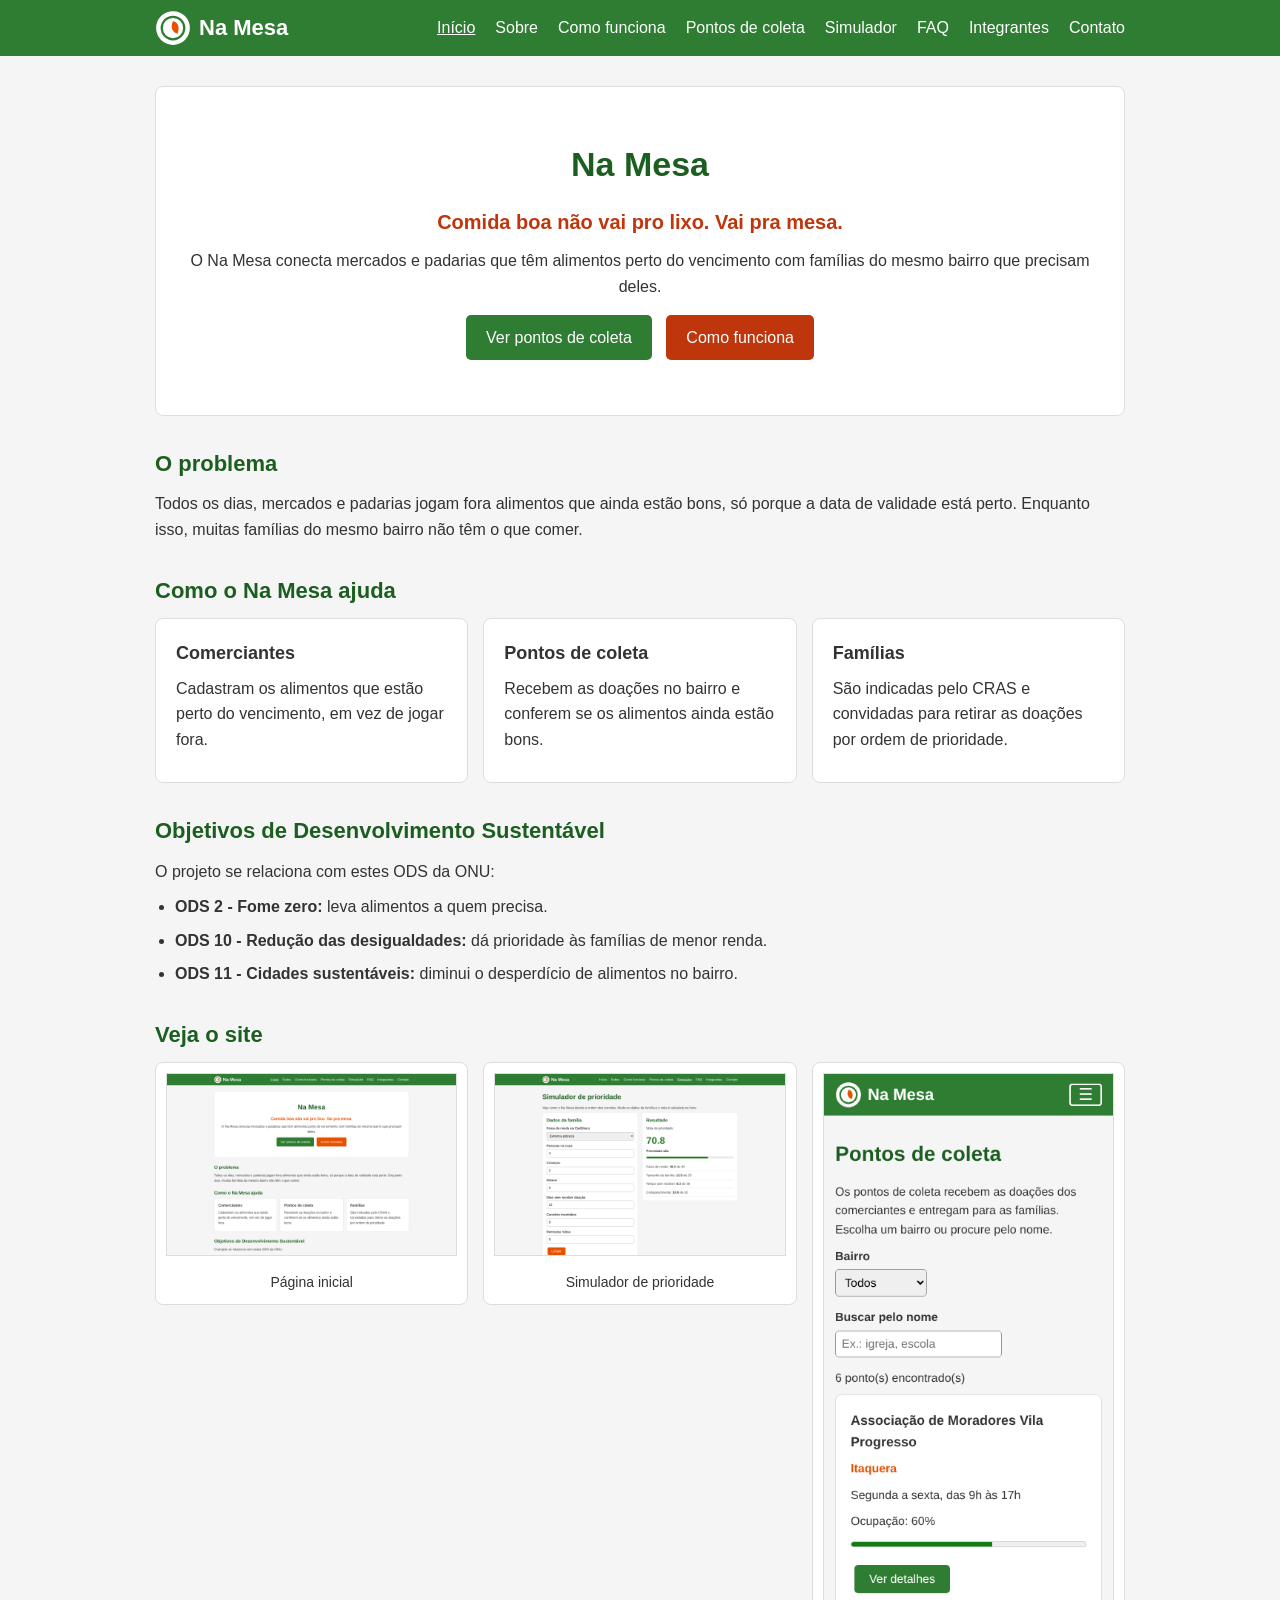
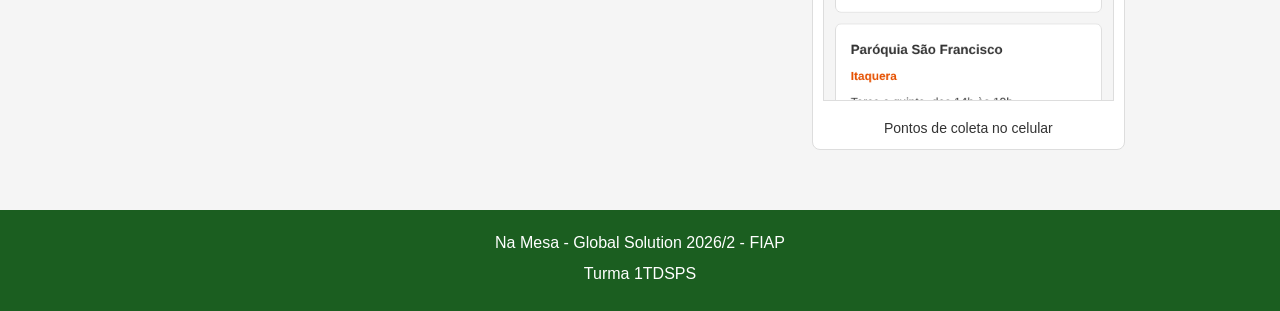
<file: index.html>
<!DOCTYPE html>
<html lang="pt-BR">
<head>
    <meta charset="UTF-8">
    <meta name="viewport" content="width=device-width, initial-scale=1.0">
    <title>Na Mesa - Início</title>
    <link rel="icon" href="assets/icons/logo.svg">
    <link rel="stylesheet" href="css/style.css">
</head>
<body>
    <header class="cabecalho">
        <div class="container cabecalho-conteudo">
            <a href="index.html" class="logo">
                <img src="assets/icons/logo.svg" alt="Logo do Na Mesa">
                Na Mesa
            </a>
            <button class="botao-menu" id="botao-menu" aria-label="Abrir menu" aria-expanded="false">☰</button>
            <nav class="menu" id="menu">
                <ul>
                    <li><a href="index.html" class="ativo">Início</a></li>
                    <li><a href="sobre.html">Sobre</a></li>
                    <li><a href="como-funciona.html">Como funciona</a></li>
                    <li><a href="pontos.html">Pontos de coleta</a></li>
                    <li><a href="simulador.html">Simulador</a></li>
                    <li><a href="faq.html">FAQ</a></li>
                    <li><a href="integrantes.html">Integrantes</a></li>
                    <li><a href="contato.html">Contato</a></li>
                </ul>
            </nav>
        </div>
    </header>

    <main class="container">
        <section class="banner">
            <h1>Na Mesa</h1>
            <p class="frase">Comida boa não vai pro lixo. Vai pra mesa.</p>
            <p>O Na Mesa conecta mercados e padarias que têm alimentos perto do vencimento com famílias do mesmo bairro que precisam deles.</p>
            <a href="pontos.html" class="botao">Ver pontos de coleta</a>
            <a href="como-funciona.html" class="botao botao-secundario">Como funciona</a>
        </section>

        <section>
            <h2>O problema</h2>
            <p>Todos os dias, mercados e padarias jogam fora alimentos que ainda estão bons, só porque a data de validade está perto. Enquanto isso, muitas famílias do mesmo bairro não têm o que comer.</p>
        </section>

        <section>
            <h2>Como o Na Mesa ajuda</h2>
            <div class="cards">
                <article class="card">
                    <h3>Comerciantes</h3>
                    <p>Cadastram os alimentos que estão perto do vencimento, em vez de jogar fora.</p>
                </article>
                <article class="card">
                    <h3>Pontos de coleta</h3>
                    <p>Recebem as doações no bairro e conferem se os alimentos ainda estão bons.</p>
                </article>
                <article class="card">
                    <h3>Famílias</h3>
                    <p>São indicadas pelo CRAS e convidadas para retirar as doações por ordem de prioridade.</p>
                </article>
            </div>
        </section>

        <section>
            <h2>Objetivos de Desenvolvimento Sustentável</h2>
            <p>O projeto se relaciona com estes ODS da ONU:</p>
            <ul class="lista">
                <li><strong>ODS 2 - Fome zero:</strong> leva alimentos a quem precisa.</li>
                <li><strong>ODS 10 - Redução das desigualdades:</strong> dá prioridade às famílias de menor renda.</li>
                <li><strong>ODS 11 - Cidades sustentáveis:</strong> diminui o desperdício de alimentos no bairro.</li>
            </ul>
        </section>

        <section>
            <h2>Veja o site</h2>
            <div class="prints">
                <figure class="print">
                    <img src="assets/images/prints/inicio.png" alt="Página inicial do Na Mesa no computador, com o título, a frase do projeto e os botões Ver pontos de coleta e Como funciona">
                    <figcaption>Página inicial</figcaption>
                </figure>
                <figure class="print">
                    <img src="assets/images/prints/simulador.png" alt="Simulador de prioridade do Na Mesa com o formulário de dados da família e a nota calculada">
                    <figcaption>Simulador de prioridade</figcaption>
                </figure>
                <figure class="print">
                    <img src="assets/images/prints/pontos-celular.png" alt="Lista de pontos de coleta do Na Mesa vista no celular, com filtro por bairro e busca">
                    <figcaption>Pontos de coleta no celular</figcaption>
                </figure>
            </div>
        </section>
    </main>

    <footer class="rodape">
        <p>Na Mesa - Global Solution 2026/2 - FIAP</p>
        <p>Turma 1TDSPS</p>
    </footer>

    <script src="js/script.js"></script>
</body>
</html>
</file>
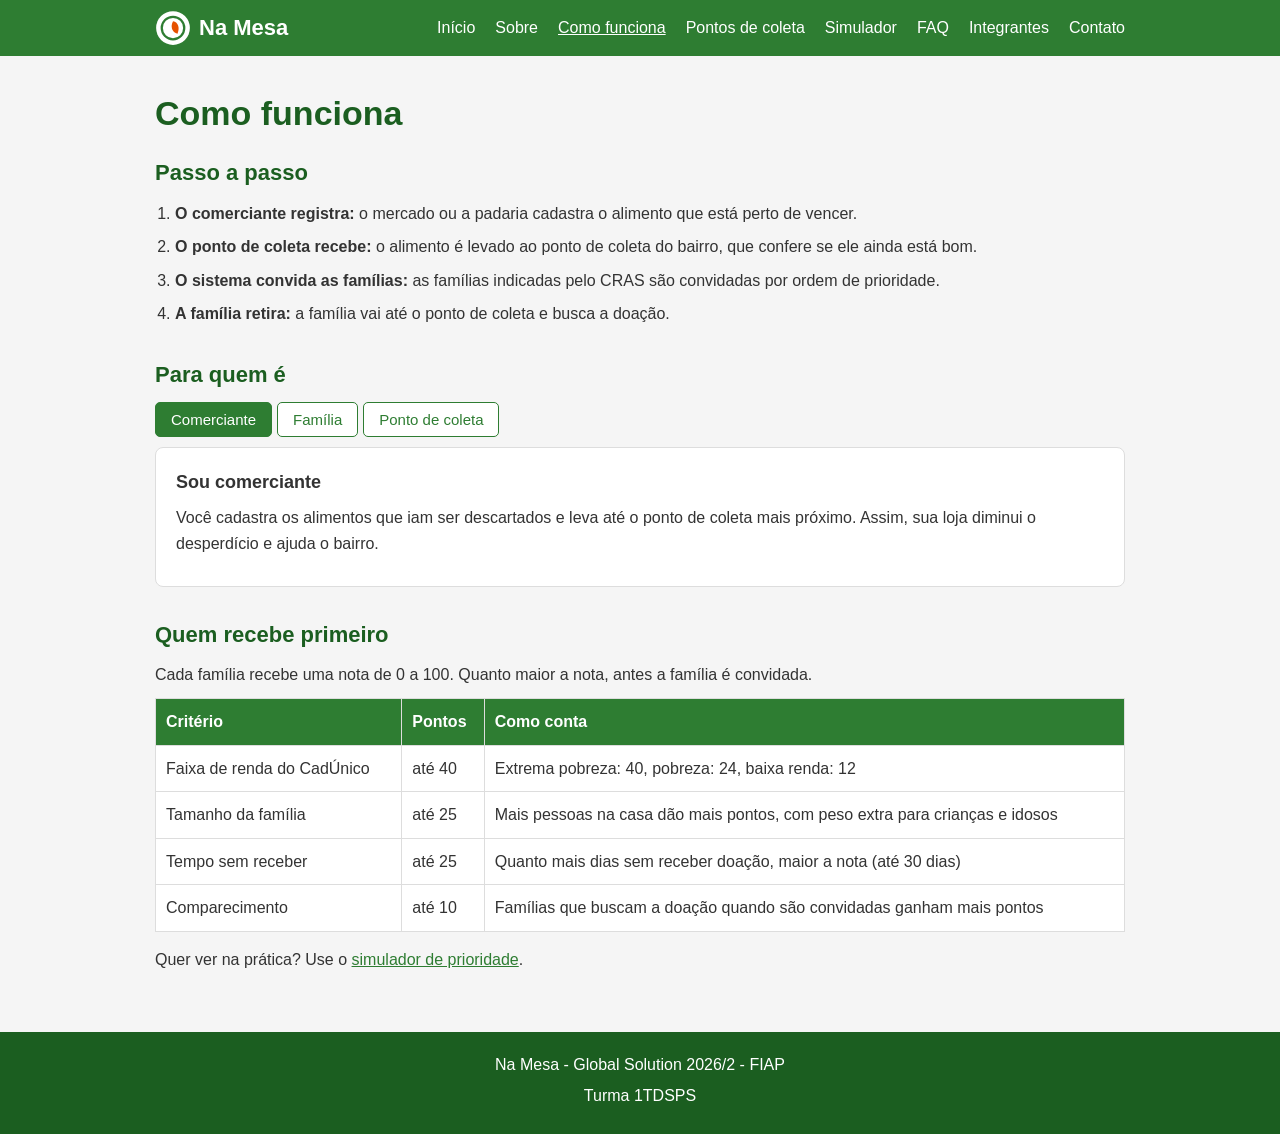
<file: como-funciona.html>
<!DOCTYPE html>
<html lang="pt-BR">
<head>
    <meta charset="UTF-8">
    <meta name="viewport" content="width=device-width, initial-scale=1.0">
    <title>Na Mesa - Como funciona</title>
    <link rel="icon" href="assets/icons/logo.svg">
    <link rel="stylesheet" href="css/style.css">
</head>
<body>
    <header class="cabecalho">
        <div class="container cabecalho-conteudo">
            <a href="index.html" class="logo">
                <img src="assets/icons/logo.svg" alt="Logo do Na Mesa">
                Na Mesa
            </a>
            <button class="botao-menu" id="botao-menu" aria-label="Abrir menu" aria-expanded="false">☰</button>
            <nav class="menu" id="menu">
                <ul>
                    <li><a href="index.html">Início</a></li>
                    <li><a href="sobre.html">Sobre</a></li>
                    <li><a href="como-funciona.html" class="ativo">Como funciona</a></li>
                    <li><a href="pontos.html">Pontos de coleta</a></li>
                    <li><a href="simulador.html">Simulador</a></li>
                    <li><a href="faq.html">FAQ</a></li>
                    <li><a href="integrantes.html">Integrantes</a></li>
                    <li><a href="contato.html">Contato</a></li>
                </ul>
            </nav>
        </div>
    </header>

    <main class="container">
        <h1>Como funciona</h1>

        <section>
            <h2>Passo a passo</h2>
            <ol class="lista">
                <li><strong>O comerciante registra:</strong> o mercado ou a padaria cadastra o alimento que está perto de vencer.</li>
                <li><strong>O ponto de coleta recebe:</strong> o alimento é levado ao ponto de coleta do bairro, que confere se ele ainda está bom.</li>
                <li><strong>O sistema convida as famílias:</strong> as famílias indicadas pelo CRAS são convidadas por ordem de prioridade.</li>
                <li><strong>A família retira:</strong> a família vai até o ponto de coleta e busca a doação.</li>
            </ol>
        </section>

        <section>
            <h2>Para quem é</h2>
            <div class="abas">
                <button class="botao-aba ativa" data-aba="comerciante">Comerciante</button>
                <button class="botao-aba" data-aba="familia">Família</button>
                <button class="botao-aba" data-aba="ponto">Ponto de coleta</button>
            </div>

            <div class="painel card visivel" id="comerciante">
                <h3>Sou comerciante</h3>
                <p>Você cadastra os alimentos que iam ser descartados e leva até o ponto de coleta mais próximo. Assim, sua loja diminui o desperdício e ajuda o bairro.</p>
            </div>

            <div class="painel card" id="familia">
                <h3>Sou de uma família</h3>
                <p>Se a sua família está no CadÚnico, procure o CRAS do seu bairro. Depois da indicação, você recebe um convite pelo Telegram com o local e o horário para retirar a doação.</p>
            </div>

            <div class="painel card" id="ponto">
                <h3>Sou um ponto de coleta</h3>
                <p>Igrejas, escolas, associações e ONGs podem ser pontos de coleta. O ponto recebe as doações, confere os alimentos e entrega para as famílias convidadas.</p>
            </div>
        </section>

        <section>
            <h2>Quem recebe primeiro</h2>
            <p>Cada família recebe uma nota de 0 a 100. Quanto maior a nota, antes a família é convidada.</p>
            <div class="tabela-container">
                <table>
                    <thead>
                        <tr>
                            <th>Critério</th>
                            <th>Pontos</th>
                            <th>Como conta</th>
                        </tr>
                    </thead>
                    <tbody>
                        <tr>
                            <td>Faixa de renda do CadÚnico</td>
                            <td>até 40</td>
                            <td>Extrema pobreza: 40, pobreza: 24, baixa renda: 12</td>
                        </tr>
                        <tr>
                            <td>Tamanho da família</td>
                            <td>até 25</td>
                            <td>Mais pessoas na casa dão mais pontos, com peso extra para crianças e idosos</td>
                        </tr>
                        <tr>
                            <td>Tempo sem receber</td>
                            <td>até 25</td>
                            <td>Quanto mais dias sem receber doação, maior a nota (até 30 dias)</td>
                        </tr>
                        <tr>
                            <td>Comparecimento</td>
                            <td>até 10</td>
                            <td>Famílias que buscam a doação quando são convidadas ganham mais pontos</td>
                        </tr>
                    </tbody>
                </table>
            </div>
            <p class="dica">Quer ver na prática? Use o <a href="simulador.html">simulador de prioridade</a>.</p>
        </section>
    </main>

    <footer class="rodape">
        <p>Na Mesa - Global Solution 2026/2 - FIAP</p>
        <p>Turma 1TDSPS</p>
    </footer>

    <script src="js/script.js"></script>
</body>
</html>
</file>
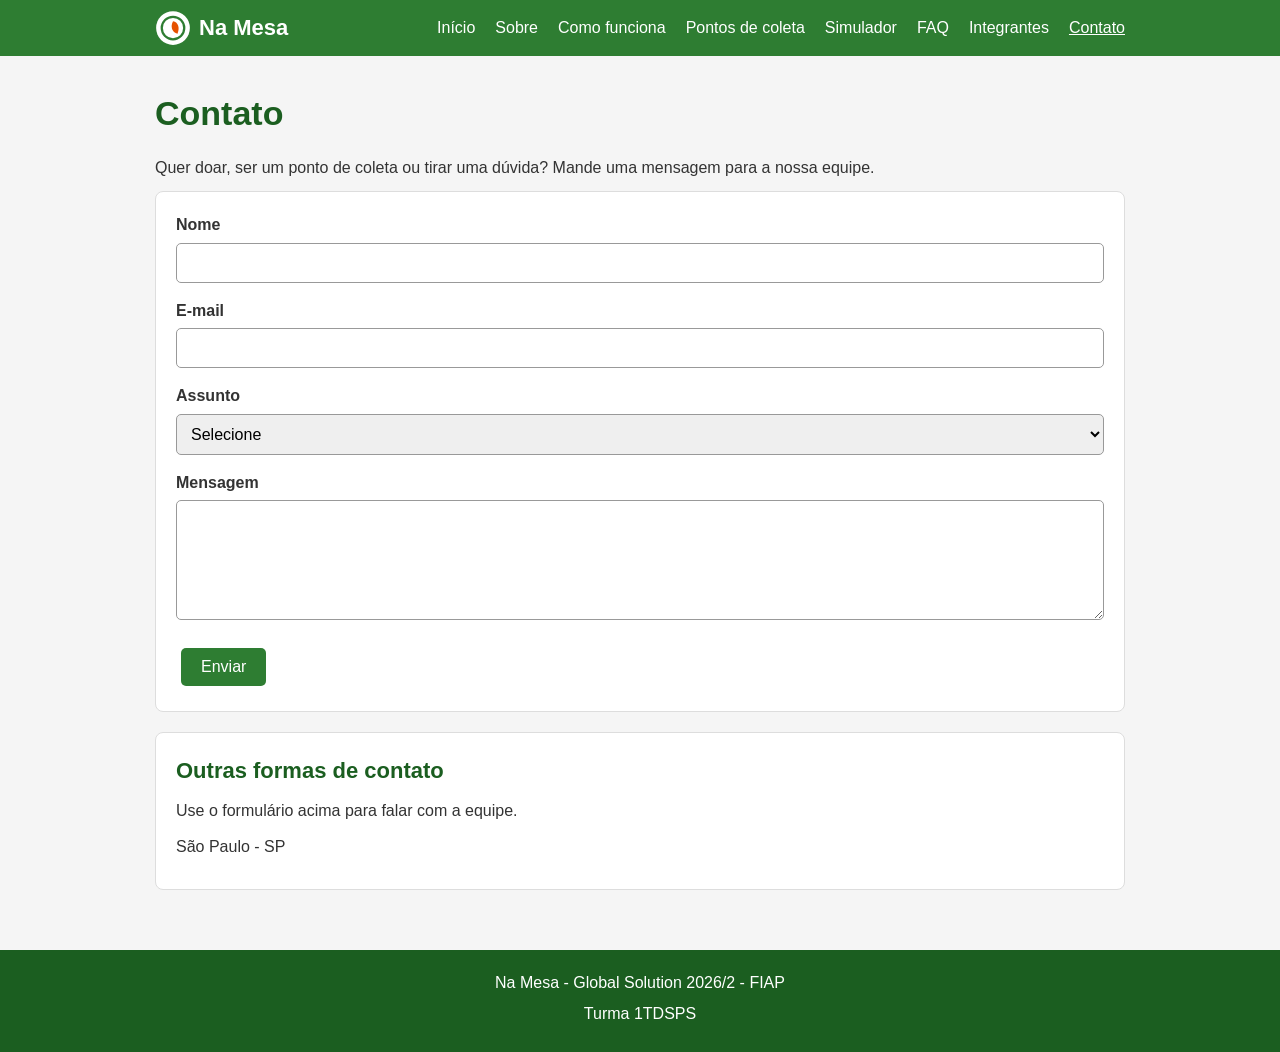
<file: contato.html>
<!DOCTYPE html>
<html lang="pt-BR">
<head>
    <meta charset="UTF-8">
    <meta name="viewport" content="width=device-width, initial-scale=1.0">
    <title>Na Mesa - Contato</title>
    <link rel="icon" href="assets/icons/logo.svg">
    <link rel="stylesheet" href="css/style.css">
</head>
<body>
    <header class="cabecalho">
        <div class="container cabecalho-conteudo">
            <a href="index.html" class="logo">
                <img src="assets/icons/logo.svg" alt="Logo do Na Mesa">
                Na Mesa
            </a>
            <button class="botao-menu" id="botao-menu" aria-label="Abrir menu" aria-expanded="false">☰</button>
            <nav class="menu" id="menu">
                <ul>
                    <li><a href="index.html">Início</a></li>
                    <li><a href="sobre.html">Sobre</a></li>
                    <li><a href="como-funciona.html">Como funciona</a></li>
                    <li><a href="pontos.html">Pontos de coleta</a></li>
                    <li><a href="simulador.html">Simulador</a></li>
                    <li><a href="faq.html">FAQ</a></li>
                    <li><a href="integrantes.html">Integrantes</a></li>
                    <li><a href="contato.html" class="ativo">Contato</a></li>
                </ul>
            </nav>
        </div>
    </header>

    <main class="container">
        <h1>Contato</h1>
        <p>Quer doar, ser um ponto de coleta ou tirar uma dúvida? Mande uma mensagem para a nossa equipe.</p>

        <form id="form-contato" class="formulario" novalidate>
            <div class="campo">
                <label for="nome">Nome</label>
                <input type="text" id="nome" name="nome">
                <span class="erro" id="erro-nome"></span>
            </div>

            <div class="campo">
                <label for="email">E-mail</label>
                <input type="email" id="email" name="email">
                <span class="erro" id="erro-email"></span>
            </div>

            <div class="campo">
                <label for="assunto">Assunto</label>
                <select id="assunto" name="assunto">
                    <option value="">Selecione</option>
                    <option value="doar">Quero doar alimentos</option>
                    <option value="ponto">Quero ser um ponto de coleta</option>
                    <option value="duvida">Tenho uma dúvida</option>
                </select>
                <span class="erro" id="erro-assunto"></span>
            </div>

            <div class="campo">
                <label for="mensagem">Mensagem</label>
                <textarea id="mensagem" name="mensagem"></textarea>
                <span class="erro" id="erro-mensagem"></span>
            </div>

            <button type="submit" class="botao">Enviar</button>
            <p class="sucesso" id="mensagem-sucesso"></p>
        </form>

        <section class="card outras-formas">
            <h2>Outras formas de contato</h2>
            <p>Use o formulário acima para falar com a equipe.</p>
            <p>São Paulo - SP</p>
        </section>
    </main>

    <footer class="rodape">
        <p>Na Mesa - Global Solution 2026/2 - FIAP</p>
        <p>Turma 1TDSPS</p>
    </footer>

    <script src="js/script.js"></script>
</body>
</html>
</file>
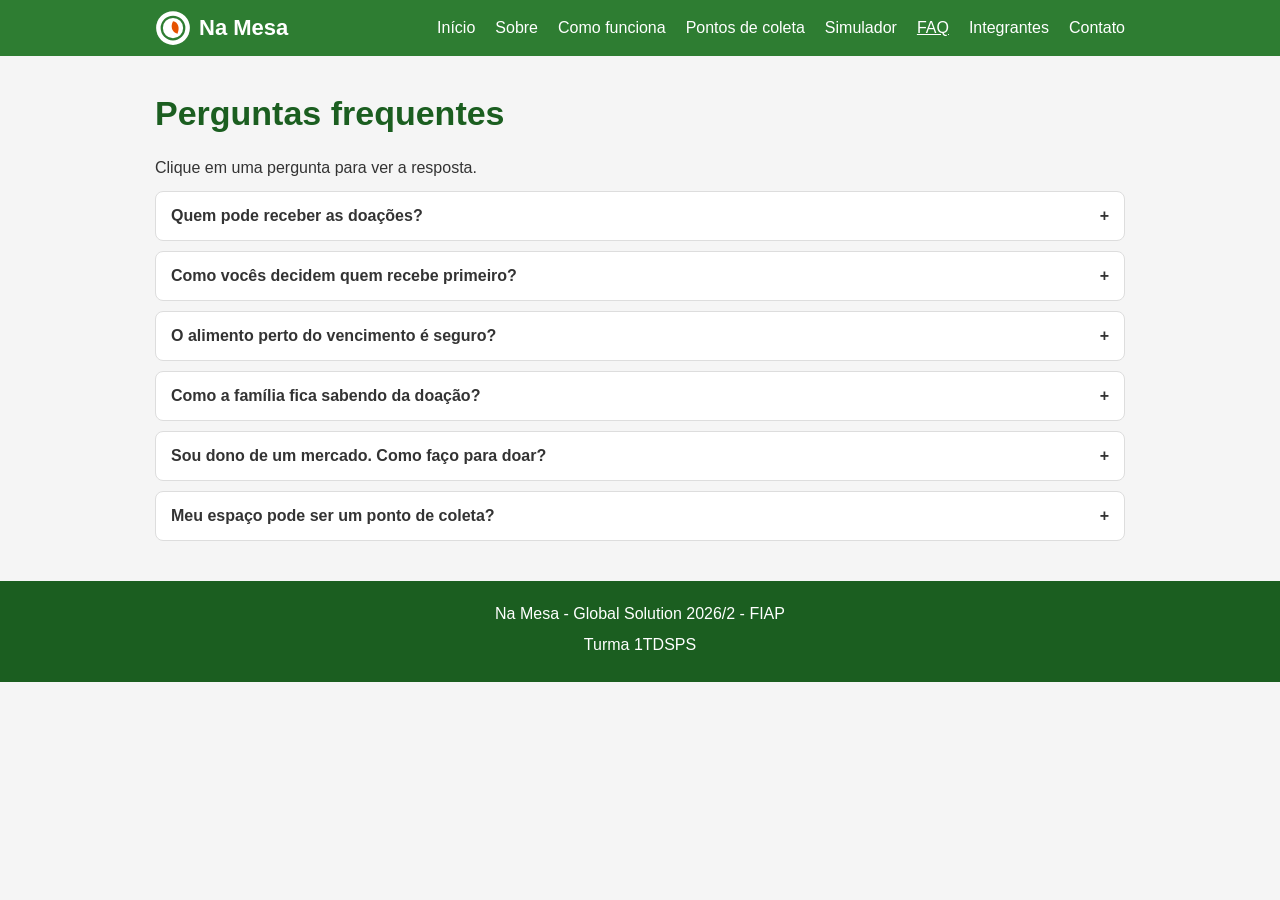
<file: faq.html>
<!DOCTYPE html>
<html lang="pt-BR">
<head>
    <meta charset="UTF-8">
    <meta name="viewport" content="width=device-width, initial-scale=1.0">
    <title>Na Mesa - FAQ</title>
    <link rel="icon" href="assets/icons/logo.svg">
    <link rel="stylesheet" href="css/style.css">
</head>
<body>
    <header class="cabecalho">
        <div class="container cabecalho-conteudo">
            <a href="index.html" class="logo">
                <img src="assets/icons/logo.svg" alt="Logo do Na Mesa">
                Na Mesa
            </a>
            <button class="botao-menu" id="botao-menu" aria-label="Abrir menu" aria-expanded="false">☰</button>
            <nav class="menu" id="menu">
                <ul>
                    <li><a href="index.html">Início</a></li>
                    <li><a href="sobre.html">Sobre</a></li>
                    <li><a href="como-funciona.html">Como funciona</a></li>
                    <li><a href="pontos.html">Pontos de coleta</a></li>
                    <li><a href="simulador.html">Simulador</a></li>
                    <li><a href="faq.html" class="ativo">FAQ</a></li>
                    <li><a href="integrantes.html">Integrantes</a></li>
                    <li><a href="contato.html">Contato</a></li>
                </ul>
            </nav>
        </div>
    </header>

    <main class="container">
        <h1>Perguntas frequentes</h1>
        <p>Clique em uma pergunta para ver a resposta.</p>

        <div class="faq-item">
            <button class="pergunta">Quem pode receber as doações?</button>
            <div class="resposta">
                <p>Famílias inscritas no CadÚnico e indicadas pelo CRAS do bairro. A família não precisa se cadastrar sozinha.</p>
            </div>
        </div>

        <div class="faq-item">
            <button class="pergunta">Como vocês decidem quem recebe primeiro?</button>
            <div class="resposta">
                <p>Cada família recebe uma nota de prioridade, que leva em conta a renda, o tamanho da família, o tempo sem receber e o comparecimento. Você pode testar no <a href="simulador.html">simulador</a>.</p>
            </div>
        </div>

        <div class="faq-item">
            <button class="pergunta">O alimento perto do vencimento é seguro?</button>
            <div class="resposta">
                <p>Sim. O ponto de coleta confere cada alimento antes de entregar, e só são entregues alimentos que ainda estão dentro do prazo seguro.</p>
            </div>
        </div>

        <div class="faq-item">
            <button class="pergunta">Como a família fica sabendo da doação?</button>
            <div class="resposta">
                <p>A família recebe um convite pelo Telegram com o endereço do ponto de coleta e o horário da retirada.</p>
            </div>
        </div>

        <div class="faq-item">
            <button class="pergunta">Sou dono de um mercado. Como faço para doar?</button>
            <div class="resposta">
                <p>Entre em contato pela página de <a href="contato.html">Contato</a>. Depois do cadastro, você registra os alimentos e leva ao ponto de coleta mais próximo.</p>
            </div>
        </div>

        <div class="faq-item">
            <button class="pergunta">Meu espaço pode ser um ponto de coleta?</button>
            <div class="resposta">
                <p>Pode. Igrejas, escolas, associações e ONGs podem ser pontos de coleta, desde que tenham um responsável e um horário fixo.</p>
            </div>
        </div>
    </main>

    <footer class="rodape">
        <p>Na Mesa - Global Solution 2026/2 - FIAP</p>
        <p>Turma 1TDSPS</p>
    </footer>

    <script src="js/script.js"></script>
</body>
</html>
</file>
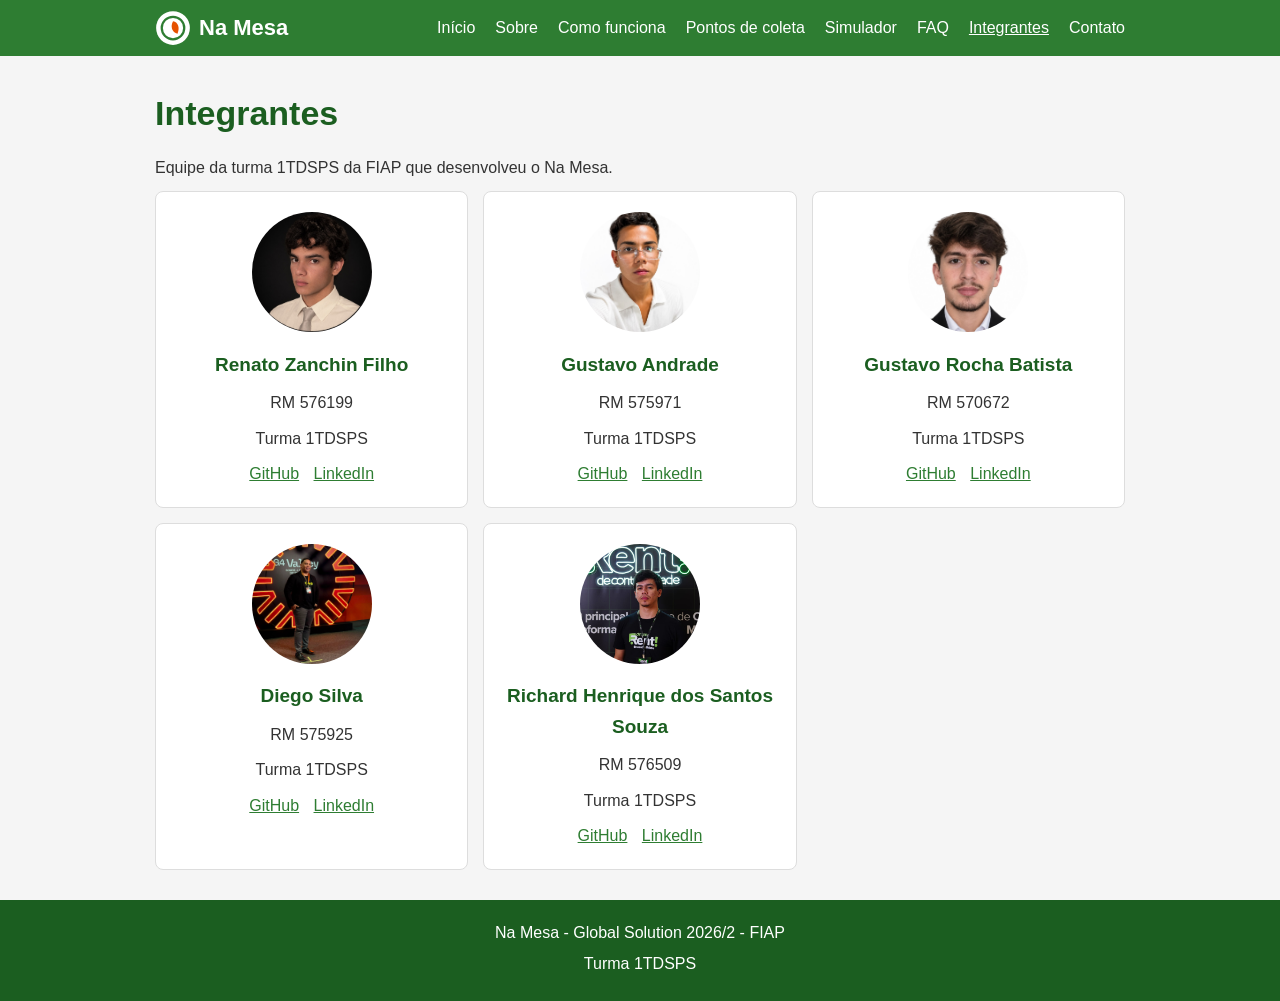
<file: integrantes.html>
<!DOCTYPE html>
<html lang="pt-BR">
<head>
    <meta charset="UTF-8">
    <meta name="viewport" content="width=device-width, initial-scale=1.0">
    <title>Na Mesa - Integrantes</title>
    <link rel="icon" href="assets/icons/logo.svg">
    <link rel="stylesheet" href="css/style.css">
</head>
<body>
    <header class="cabecalho">
        <div class="container cabecalho-conteudo">
            <a href="index.html" class="logo">
                <img src="assets/icons/logo.svg" alt="Logo do Na Mesa">
                Na Mesa
            </a>
            <button class="botao-menu" id="botao-menu" aria-label="Abrir menu" aria-expanded="false">☰</button>
            <nav class="menu" id="menu">
                <ul>
                    <li><a href="index.html">Início</a></li>
                    <li><a href="sobre.html">Sobre</a></li>
                    <li><a href="como-funciona.html">Como funciona</a></li>
                    <li><a href="pontos.html">Pontos de coleta</a></li>
                    <li><a href="simulador.html">Simulador</a></li>
                    <li><a href="faq.html">FAQ</a></li>
                    <li><a href="integrantes.html" class="ativo">Integrantes</a></li>
                    <li><a href="contato.html">Contato</a></li>
                </ul>
            </nav>
        </div>
    </header>

    <main class="container">
        <h1>Integrantes</h1>
        <p>Equipe da turma 1TDSPS da FIAP que desenvolveu o Na Mesa.</p>

        <div class="cards">
            <article class="card integrante">
                <img src="assets/images/foto-renato.jpeg" alt="Foto de Renato Zanchin Filho">
                <h2>Renato Zanchin Filho</h2>
                <p>RM 576199</p>
                <p>Turma 1TDSPS</p>
                <a href="https://github.com/renatozftv" target="_blank">GitHub</a>
                <a href="https://www.linkedin.com/in/renato-zanchin-0232563a2" target="_blank">LinkedIn</a>
            </article>

            <article class="card integrante">
                <img src="assets/images/foto-andrade.jpeg" alt="Foto de Gustavo Andrade">
                <h2>Gustavo Andrade</h2>
                <p>RM 575971</p>
                <p>Turma 1TDSPS</p>
                <a href="https://github.com/eagu07" target="_blank">GitHub</a>
                <a href="https://www.linkedin.com/in/gustavo-andrade-199429383" target="_blank">LinkedIn</a>
            </article>

            <article class="card integrante">
                <img src="assets/images/foto-batista.jpeg" alt="Foto de Gustavo Rocha Batista">
                <h2>Gustavo Rocha Batista</h2>
                <p>RM 570672</p>
                <p>Turma 1TDSPS</p>
                <a href="https://github.com/gustavo-rocha-batista" target="_blank">GitHub</a>
                <a href="https://www.linkedin.com/in/gustavo-rocha-batista" target="_blank">LinkedIn</a>
            </article>

            <article class="card integrante">
                <img src="assets/images/foto-diego.jpeg" alt="Foto de Diego Silva">
                <h2>Diego Silva</h2>
                <p>RM 575925</p>
                <p>Turma 1TDSPS</p>
                <a href="https://github.com/Diegosilvadrs" target="_blank">GitHub</a>
                <a href="https://www.linkedin.com/in/diego-silva-drs/" target="_blank">LinkedIn</a>
            </article>

            <article class="card integrante">
                <img src="assets/images/foto-richard.jpeg" alt="Foto de Richard Henrique dos Santos Souza">
                <h2>Richard Henrique dos Santos Souza</h2>
                <p>RM 576509</p>
                <p>Turma 1TDSPS</p>
                <a href="https://github.com/rhenrique013" target="_blank">GitHub</a>
                <a href="https://www.linkedin.com/in/richardhenrique1312" target="_blank">LinkedIn</a>
            </article>
        </div>
    </main>

    <footer class="rodape">
        <p>Na Mesa - Global Solution 2026/2 - FIAP</p>
        <p>Turma 1TDSPS</p>
    </footer>

    <script src="js/script.js"></script>
</body>
</html>
</file>
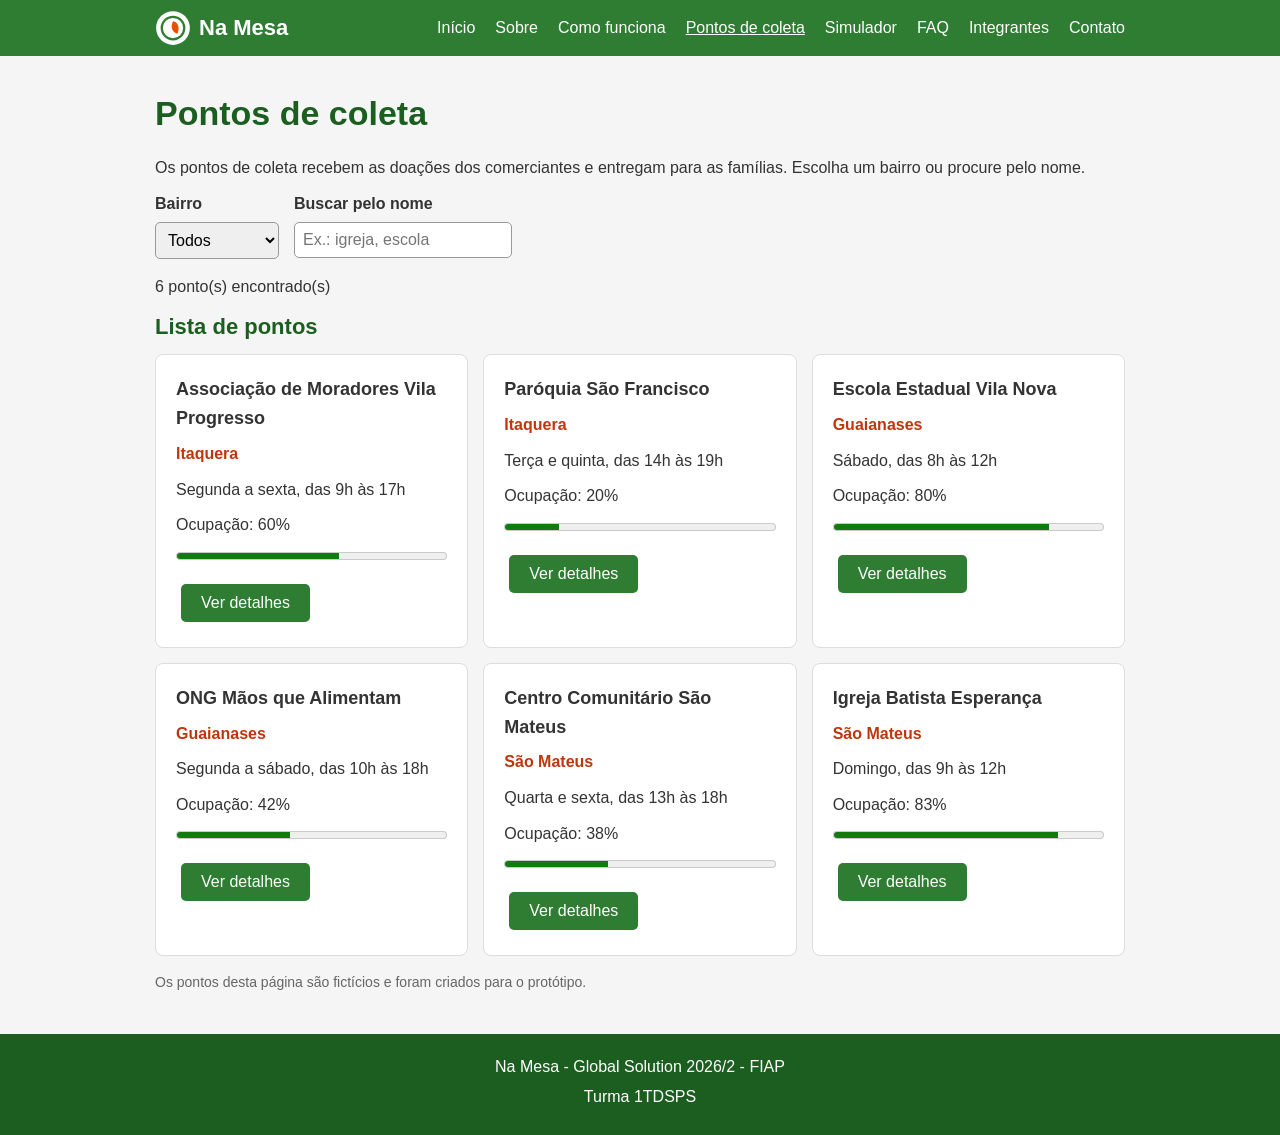
<file: pontos.html>
<!DOCTYPE html>
<html lang="pt-BR">
<head>
    <meta charset="UTF-8">
    <meta name="viewport" content="width=device-width, initial-scale=1.0">
    <title>Na Mesa - Pontos de coleta</title>
    <link rel="icon" href="assets/icons/logo.svg">
    <link rel="stylesheet" href="css/style.css">
</head>
<body>
    <header class="cabecalho">
        <div class="container cabecalho-conteudo">
            <a href="index.html" class="logo">
                <img src="assets/icons/logo.svg" alt="Logo do Na Mesa">
                Na Mesa
            </a>
            <button class="botao-menu" id="botao-menu" aria-label="Abrir menu" aria-expanded="false">☰</button>
            <nav class="menu" id="menu">
                <ul>
                    <li><a href="index.html">Início</a></li>
                    <li><a href="sobre.html">Sobre</a></li>
                    <li><a href="como-funciona.html">Como funciona</a></li>
                    <li><a href="pontos.html" class="ativo">Pontos de coleta</a></li>
                    <li><a href="simulador.html">Simulador</a></li>
                    <li><a href="faq.html">FAQ</a></li>
                    <li><a href="integrantes.html">Integrantes</a></li>
                    <li><a href="contato.html">Contato</a></li>
                </ul>
            </nav>
        </div>
    </header>

    <main class="container">
        <h1>Pontos de coleta</h1>
        <p>Os pontos de coleta recebem as doações dos comerciantes e entregam para as famílias. Escolha um bairro ou procure pelo nome.</p>

        <div class="filtros">
            <div class="filtro">
                <label for="filtro-bairro">Bairro</label>
                <select id="filtro-bairro">
                    <option value="todos">Todos</option>
                    <option value="Itaquera">Itaquera</option>
                    <option value="Guaianases">Guaianases</option>
                    <option value="São Mateus">São Mateus</option>
                </select>
            </div>
            <div class="filtro">
                <label for="busca">Buscar pelo nome</label>
                <input type="text" id="busca" placeholder="Ex.: igreja, escola">
            </div>
        </div>

        <p id="resultado">6 ponto(s) encontrado(s)</p>

        <h2>Lista de pontos</h2>
        <div class="cards">
            <article class="card ponto"
                data-bairro="Itaquera"
                data-endereco="Rua das Palmeiras, 120"
                data-horario="Segunda a sexta, das 9h às 17h"
                data-responsavel="Dona Cida"
                data-capacidade="300"
                data-ocupado="180">
                <h3>Associação de Moradores Vila Progresso</h3>
                <p class="bairro">Itaquera</p>
                <p>Segunda a sexta, das 9h às 17h</p>
                <p>Ocupação: <span class="porcentagem"></span></p>
                <meter min="0"></meter>
                <button class="botao botao-detalhes">Ver detalhes</button>
            </article>

            <article class="card ponto"
                data-bairro="Itaquera"
                data-endereco="Avenida Principal, 845"
                data-horario="Terça e quinta, das 14h às 19h"
                data-responsavel="Padre Marcos"
                data-capacidade="200"
                data-ocupado="40">
                <h3>Paróquia São Francisco</h3>
                <p class="bairro">Itaquera</p>
                <p>Terça e quinta, das 14h às 19h</p>
                <p>Ocupação: <span class="porcentagem"></span></p>
                <meter min="0"></meter>
                <button class="botao botao-detalhes">Ver detalhes</button>
            </article>

            <article class="card ponto"
                data-bairro="Guaianases"
                data-endereco="Rua da Escola, 33"
                data-horario="Sábado, das 8h às 12h"
                data-responsavel="Professora Juliana"
                data-capacidade="150"
                data-ocupado="120">
                <h3>Escola Estadual Vila Nova</h3>
                <p class="bairro">Guaianases</p>
                <p>Sábado, das 8h às 12h</p>
                <p>Ocupação: <span class="porcentagem"></span></p>
                <meter min="0"></meter>
                <button class="botao botao-detalhes">Ver detalhes</button>
            </article>

            <article class="card ponto"
                data-bairro="Guaianases"
                data-endereco="Rua Esperança, 501"
                data-horario="Segunda a sábado, das 10h às 18h"
                data-responsavel="Carlos"
                data-capacidade="500"
                data-ocupado="210">
                <h3>ONG Mãos que Alimentam</h3>
                <p class="bairro">Guaianases</p>
                <p>Segunda a sábado, das 10h às 18h</p>
                <p>Ocupação: <span class="porcentagem"></span></p>
                <meter min="0"></meter>
                <button class="botao botao-detalhes">Ver detalhes</button>
            </article>

            <article class="card ponto"
                data-bairro="São Mateus"
                data-endereco="Praça Central, 10"
                data-horario="Quarta e sexta, das 13h às 18h"
                data-responsavel="Rosana"
                data-capacidade="250"
                data-ocupado="95">
                <h3>Centro Comunitário São Mateus</h3>
                <p class="bairro">São Mateus</p>
                <p>Quarta e sexta, das 13h às 18h</p>
                <p>Ocupação: <span class="porcentagem"></span></p>
                <meter min="0"></meter>
                <button class="botao botao-detalhes">Ver detalhes</button>
            </article>

            <article class="card ponto"
                data-bairro="São Mateus"
                data-endereco="Rua do Sol, 78"
                data-horario="Domingo, das 9h às 12h"
                data-responsavel="Pastor André"
                data-capacidade="180"
                data-ocupado="150">
                <h3>Igreja Batista Esperança</h3>
                <p class="bairro">São Mateus</p>
                <p>Domingo, das 9h às 12h</p>
                <p>Ocupação: <span class="porcentagem"></span></p>
                <meter min="0"></meter>
                <button class="botao botao-detalhes">Ver detalhes</button>
            </article>
        </div>

        <p class="aviso">Os pontos desta página são fictícios e foram criados para o protótipo.</p>

        <!-- janela que aparece ao clicar em "Ver detalhes" -->
        <div class="modal" id="modal">
            <div class="modal-caixa">
                <button class="modal-fechar" id="modal-fechar" aria-label="Fechar detalhes">X</button>
                <h2 id="modal-nome"></h2>
                <p><strong>Bairro:</strong> <span id="modal-bairro"></span></p>
                <p><strong>Endereço:</strong> <span id="modal-endereco"></span></p>
                <p><strong>Horário:</strong> <span id="modal-horario"></span></p>
                <p><strong>Responsável:</strong> <span id="modal-responsavel"></span></p>
                <p><strong>Capacidade:</strong> <span id="modal-capacidade"></span></p>
                <p><strong>Ocupado:</strong> <span id="modal-ocupado"></span></p>
                <p><strong>Espaço livre:</strong> <span id="modal-livre"></span></p>
            </div>
        </div>
    </main>

    <footer class="rodape">
        <p>Na Mesa - Global Solution 2026/2 - FIAP</p>
        <p>Turma 1TDSPS</p>
    </footer>

    <script src="js/script.js"></script>
</body>
</html>
</file>
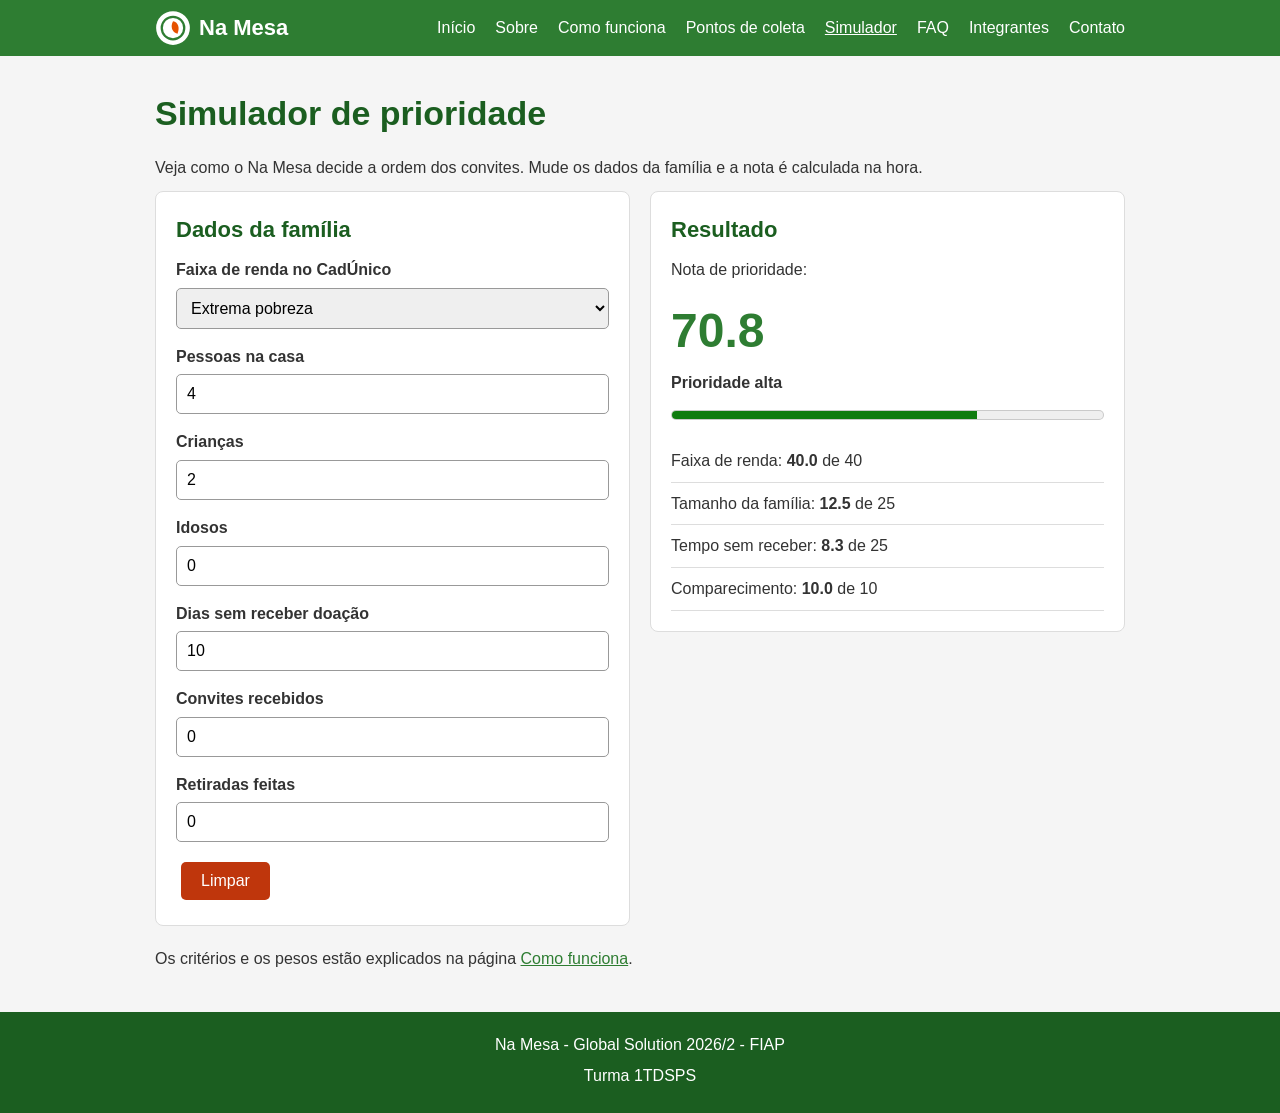
<file: simulador.html>
<!DOCTYPE html>
<html lang="pt-BR">
<head>
    <meta charset="UTF-8">
    <meta name="viewport" content="width=device-width, initial-scale=1.0">
    <title>Na Mesa - Simulador</title>
    <link rel="icon" href="assets/icons/logo.svg">
    <link rel="stylesheet" href="css/style.css">
</head>
<body>
    <header class="cabecalho">
        <div class="container cabecalho-conteudo">
            <a href="index.html" class="logo">
                <img src="assets/icons/logo.svg" alt="Logo do Na Mesa">
                Na Mesa
            </a>
            <button class="botao-menu" id="botao-menu" aria-label="Abrir menu" aria-expanded="false">☰</button>
            <nav class="menu" id="menu">
                <ul>
                    <li><a href="index.html">Início</a></li>
                    <li><a href="sobre.html">Sobre</a></li>
                    <li><a href="como-funciona.html">Como funciona</a></li>
                    <li><a href="pontos.html">Pontos de coleta</a></li>
                    <li><a href="simulador.html" class="ativo">Simulador</a></li>
                    <li><a href="faq.html">FAQ</a></li>
                    <li><a href="integrantes.html">Integrantes</a></li>
                    <li><a href="contato.html">Contato</a></li>
                </ul>
            </nav>
        </div>
    </header>

    <main class="container">
        <h1>Simulador de prioridade</h1>
        <p>Veja como o Na Mesa decide a ordem dos convites. Mude os dados da família e a nota é calculada na hora.</p>

        <div class="simulador">
            <form id="form-simulador" class="formulario">
                <h2>Dados da família</h2>

                <div class="campo">
                    <label for="sim-renda">Faixa de renda no CadÚnico</label>
                    <select id="sim-renda">
                        <option value="1">Extrema pobreza</option>
                        <option value="2">Pobreza</option>
                        <option value="3">Baixa renda</option>
                    </select>
                </div>

                <div class="campo">
                    <label for="sim-pessoas">Pessoas na casa</label>
                    <input type="number" id="sim-pessoas" min="1" value="4">
                </div>

                <div class="campo">
                    <label for="sim-criancas">Crianças</label>
                    <input type="number" id="sim-criancas" min="0" value="2">
                </div>

                <div class="campo">
                    <label for="sim-idosos">Idosos</label>
                    <input type="number" id="sim-idosos" min="0" value="0">
                </div>

                <div class="campo">
                    <label for="sim-dias">Dias sem receber doação</label>
                    <input type="number" id="sim-dias" min="0" value="10">
                </div>

                <div class="campo">
                    <label for="sim-convites">Convites recebidos</label>
                    <input type="number" id="sim-convites" min="0" value="0">
                </div>

                <div class="campo">
                    <label for="sim-retiradas">Retiradas feitas</label>
                    <input type="number" id="sim-retiradas" min="0" value="0">
                </div>

                <p class="erro" id="sim-erro"></p>
                <button type="button" class="botao botao-secundario" id="botao-limpar">Limpar</button>
            </form>

            <div class="card resultado">
                <h2>Resultado</h2>
                <p>Nota de prioridade:</p>
                <p class="nota" id="nota">0</p>
                <p class="nivel" id="nivel"></p>
                <meter id="barra-nota" min="0" max="100" value="0"></meter>
                <ul class="lista-resultado">
                    <li>Faixa de renda: <strong id="parte-renda">0</strong> de 40</li>
                    <li>Tamanho da família: <strong id="parte-tamanho">0</strong> de 25</li>
                    <li>Tempo sem receber: <strong id="parte-dias">0</strong> de 25</li>
                    <li>Comparecimento: <strong id="parte-comparecimento">0</strong> de 10</li>
                </ul>
            </div>
        </div>

        <p class="dica">Os critérios e os pesos estão explicados na página <a href="como-funciona.html">Como funciona</a>.</p>
    </main>

    <footer class="rodape">
        <p>Na Mesa - Global Solution 2026/2 - FIAP</p>
        <p>Turma 1TDSPS</p>
    </footer>

    <script src="js/script.js"></script>
</body>
</html>
</file>
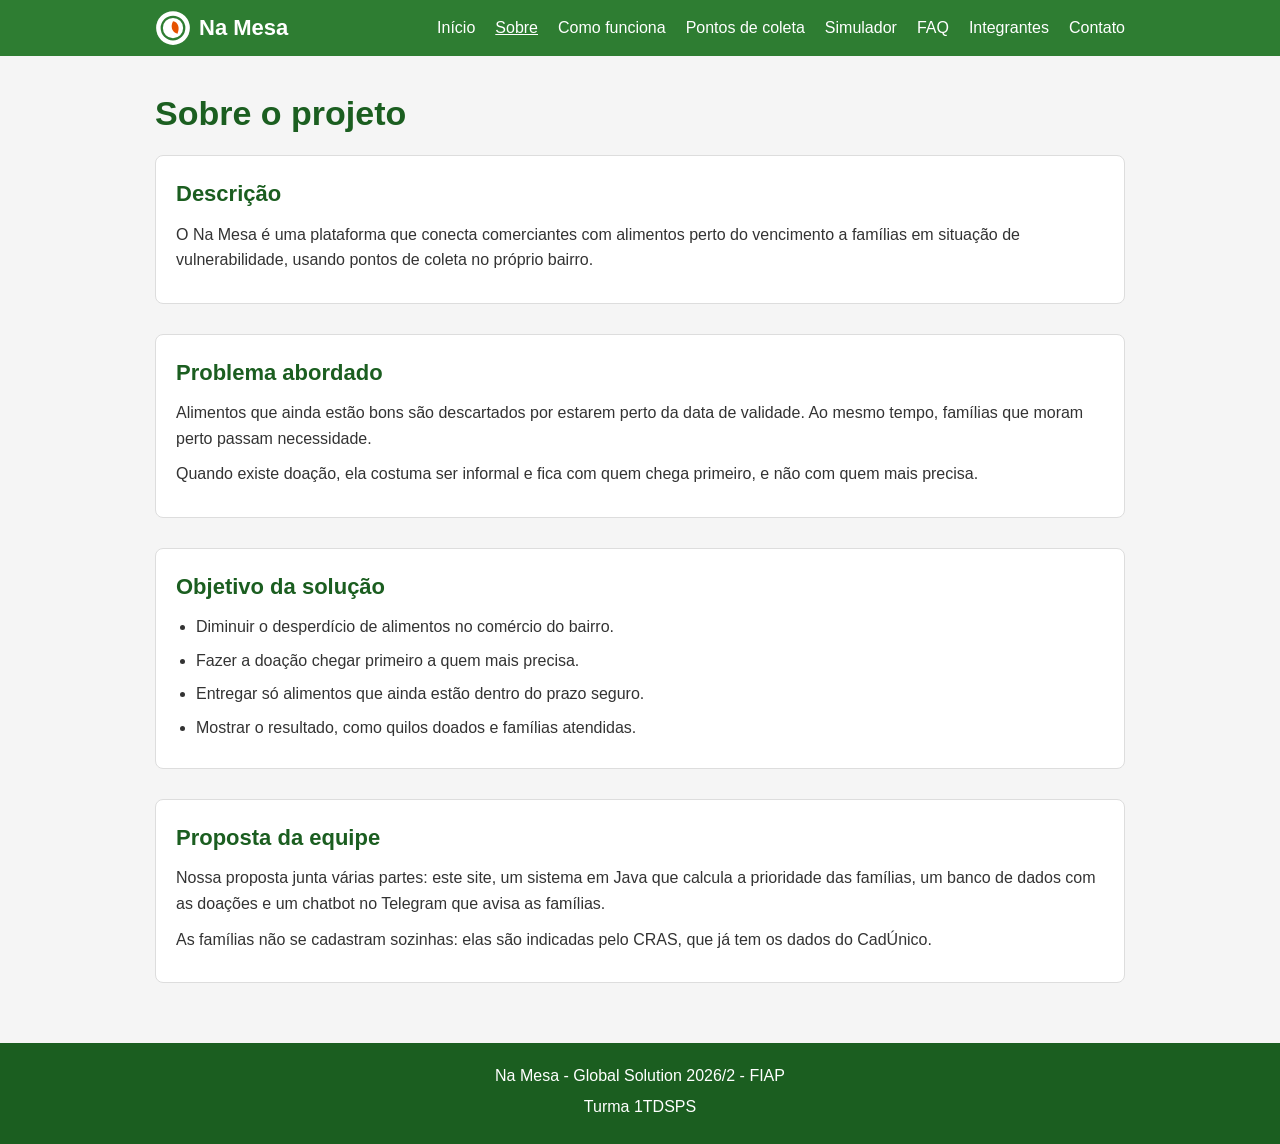
<file: sobre.html>
<!DOCTYPE html>
<html lang="pt-BR">
<head>
    <meta charset="UTF-8">
    <meta name="viewport" content="width=device-width, initial-scale=1.0">
    <title>Na Mesa - Sobre</title>
    <link rel="icon" href="assets/icons/logo.svg">
    <link rel="stylesheet" href="css/style.css">
</head>
<body>
    <header class="cabecalho">
        <div class="container cabecalho-conteudo">
            <a href="index.html" class="logo">
                <img src="assets/icons/logo.svg" alt="Logo do Na Mesa">
                Na Mesa
            </a>
            <button class="botao-menu" id="botao-menu" aria-label="Abrir menu" aria-expanded="false">☰</button>
            <nav class="menu" id="menu">
                <ul>
                    <li><a href="index.html">Início</a></li>
                    <li><a href="sobre.html" class="ativo">Sobre</a></li>
                    <li><a href="como-funciona.html">Como funciona</a></li>
                    <li><a href="pontos.html">Pontos de coleta</a></li>
                    <li><a href="simulador.html">Simulador</a></li>
                    <li><a href="faq.html">FAQ</a></li>
                    <li><a href="integrantes.html">Integrantes</a></li>
                    <li><a href="contato.html">Contato</a></li>
                </ul>
            </nav>
        </div>
    </header>

    <main class="container">
        <h1>Sobre o projeto</h1>

        <section class="card">
            <h2>Descrição</h2>
            <p>O Na Mesa é uma plataforma que conecta comerciantes com alimentos perto do vencimento a famílias em situação de vulnerabilidade, usando pontos de coleta no próprio bairro.</p>
        </section>

        <section class="card">
            <h2>Problema abordado</h2>
            <p>Alimentos que ainda estão bons são descartados por estarem perto da data de validade. Ao mesmo tempo, famílias que moram perto passam necessidade.</p>
            <p>Quando existe doação, ela costuma ser informal e fica com quem chega primeiro, e não com quem mais precisa.</p>
        </section>

        <section class="card">
            <h2>Objetivo da solução</h2>
            <ul class="lista">
                <li>Diminuir o desperdício de alimentos no comércio do bairro.</li>
                <li>Fazer a doação chegar primeiro a quem mais precisa.</li>
                <li>Entregar só alimentos que ainda estão dentro do prazo seguro.</li>
                <li>Mostrar o resultado, como quilos doados e famílias atendidas.</li>
            </ul>
        </section>

        <section class="card">
            <h2>Proposta da equipe</h2>
            <p>Nossa proposta junta várias partes: este site, um sistema em Java que calcula a prioridade das famílias, um banco de dados com as doações e um chatbot no Telegram que avisa as famílias.</p>
            <p>As famílias não se cadastram sozinhas: elas são indicadas pelo CRAS, que já tem os dados do CadÚnico.</p>
        </section>
    </main>

    <footer class="rodape">
        <p>Na Mesa - Global Solution 2026/2 - FIAP</p>
        <p>Turma 1TDSPS</p>
    </footer>

    <script src="js/script.js"></script>
</body>
</html>
</file>
<file: css/style.css>
/* =============================================
   Na Mesa - style.css
   O estilo é feito primeiro para o celular.
   No final, as media queries ajustam para tablet e desktop.
   ============================================= */

/* ---------- Cores do site ---------- */
:root {
    --verde: #2e7d32;
    --verde-escuro: #1b5e20;
    --laranja: #bf360c;
    --fundo: #f5f5f5;
    --texto: #333333;
    --branco: #ffffff;
    --borda: #dddddd;
    --erro: #c62828;
}

/* ---------- Base ---------- */
* {
    margin: 0;
    padding: 0;
    box-sizing: border-box;
}

body {
    font-family: Arial, Helvetica, sans-serif;
    background-color: var(--fundo);
    color: var(--texto);
    line-height: 1.6;
}

img {
    max-width: 100%;
}

a {
    color: var(--verde);
}

h1 {
    font-size: 28px;
    color: var(--verde-escuro);
    margin-bottom: 15px;
}

h2 {
    font-size: 22px;
    color: var(--verde-escuro);
    margin-bottom: 10px;
}

h3 {
    font-size: 18px;
    margin-bottom: 8px;
}

p {
    margin-bottom: 10px;
}

.container {
    max-width: 1000px;
    margin: 0 auto;
    padding-left: 15px;
    padding-right: 15px;
}

main {
    padding-top: 30px;
    padding-bottom: 30px;
}

section {
    margin-bottom: 30px;
}

.lista {
    padding-left: 20px;
}

.lista li {
    margin-bottom: 8px;
}

/* ---------- Cabeçalho e menu ---------- */
.cabecalho {
    background-color: var(--verde);
    padding-top: 10px;
    padding-bottom: 10px;
}

.cabecalho-conteudo {
    display: flex;
    justify-content: space-between;
    align-items: center;
    flex-wrap: wrap;
}

.logo {
    display: flex;
    align-items: center;
    gap: 8px;
    color: var(--branco);
    font-size: 22px;
    font-weight: bold;
    text-decoration: none;
}

.logo img {
    width: 36px;
    height: 36px;
}

.botao-menu {
    background: none;
    border: 2px solid var(--branco);
    border-radius: 4px;
    color: var(--branco);
    font-size: 22px;
    padding: 0 10px;
    cursor: pointer;
}

/* no celular o menu começa escondido */
.menu {
    display: none;
    width: 100%;
}

/* o JavaScript coloca a classe "aberto" para mostrar o menu */
.menu.aberto {
    display: block;
}

.menu ul {
    list-style: none;
    margin-top: 10px;
}

.menu a {
    display: block;
    color: var(--branco);
    text-decoration: none;
    padding: 10px 0;
    border-top: 1px solid var(--verde-escuro);
}

.menu a:hover,
.menu a.ativo {
    text-decoration: underline;
}

/* ---------- Botões ---------- */
.botao {
    display: inline-block;
    background-color: var(--verde);
    color: var(--branco);
    border: none;
    border-radius: 5px;
    padding: 10px 20px;
    margin: 5px;
    font-size: 16px;
    text-decoration: none;
    cursor: pointer;
}

.botao:hover {
    background-color: var(--verde-escuro);
}

.botao-secundario {
    background-color: var(--laranja);
}

.botao-secundario:hover {
    background-color: #8d2a09;
}

/* ---------- Página inicial ---------- */
.banner {
    background-color: var(--branco);
    border: 1px solid var(--borda);
    border-radius: 8px;
    padding: 30px 20px;
    text-align: center;
}

.banner .frase {
    font-size: 20px;
    font-weight: bold;
    color: var(--laranja);
}

/* ---------- Cards ---------- */
.cards {
    display: grid;
    grid-template-columns: 1fr;
    gap: 15px;
}

.card {
    background-color: var(--branco);
    border: 1px solid var(--borda);
    border-radius: 8px;
    padding: 20px;
}

/* ---------- Tabela ---------- */
.tabela-container {
    overflow-x: auto;
}

table {
    width: 100%;
    border-collapse: collapse;
    background-color: var(--branco);
}

th,
td {
    border: 1px solid var(--borda);
    padding: 10px;
    text-align: left;
}

th {
    background-color: var(--verde);
    color: var(--branco);
}

/* ===== Como funciona: abas ===== */
.abas {
    display: flex;
    flex-wrap: wrap;
    gap: 5px;
    margin-bottom: 10px;
}

.botao-aba {
    background-color: var(--branco);
    border: 1px solid var(--verde);
    border-radius: 5px;
    color: var(--verde);
    font-size: 15px;
    padding: 8px 15px;
    cursor: pointer;
}

.botao-aba.ativa {
    background-color: var(--verde);
    color: var(--branco);
}

/* só o painel com a classe "visivel" aparece */
.painel {
    display: none;
}

.painel.visivel {
    display: block;
}

/* ===== Pontos de coleta ===== */
.filtros {
    display: flex;
    flex-wrap: wrap;
    gap: 15px;
    margin-bottom: 15px;
}

.filtro label {
    display: block;
    font-weight: bold;
    margin-bottom: 5px;
}

.filtro select,
.filtro input {
    padding: 8px;
    border: 1px solid #999999;
    border-radius: 5px;
    font-size: 16px;
}

.ponto .bairro {
    color: var(--laranja);
    font-weight: bold;
}

/* barra que mostra a ocupação do ponto */
.ponto meter {
    display: block;
    width: 100%;
    height: 16px;
    margin-bottom: 15px;
}

/* classe usada pelo filtro para esconder um ponto */
.escondido {
    display: none;
}

.aviso {
    margin-top: 15px;
    font-size: 14px;
    color: #666666;
}

/* ===== Janela de detalhes (modal) ===== */
/* a janela cobre a tela toda com um fundo escuro e começa escondida */
.modal {
    display: none;
    position: fixed;
    top: 0;
    left: 0;
    width: 100%;
    height: 100%;
    background-color: rgba(0, 0, 0, 0.6);
    padding: 15px;
    z-index: 10;
}

/* o JavaScript coloca a classe "aberto" para mostrar a janela */
.modal.aberto {
    display: flex;
    justify-content: center;
    align-items: center;
}

.modal-caixa {
    position: relative;
    background-color: var(--branco);
    border-radius: 8px;
    padding: 25px;
    width: 100%;
    max-width: 500px;
    max-height: 90vh;
    overflow-y: auto;
}

.modal-caixa h2 {
    padding-right: 40px;
}

.modal-fechar {
    position: absolute;
    top: 10px;
    right: 10px;
    width: 32px;
    height: 32px;
    background-color: var(--laranja);
    color: var(--branco);
    border: none;
    border-radius: 5px;
    font-size: 16px;
    cursor: pointer;
}

/* ===== Simulador ===== */
.simulador {
    display: grid;
    grid-template-columns: 1fr;
    gap: 20px;
    margin-bottom: 20px;
}

.nota {
    font-size: 48px;
    font-weight: bold;
    color: var(--verde);
    margin-bottom: 0;
}

.nivel {
    font-weight: bold;
}

.resultado meter {
    display: block;
    width: 100%;
    height: 20px;
    margin-bottom: 15px;
}

.lista-resultado {
    list-style: none;
}

.lista-resultado li {
    border-bottom: 1px solid var(--borda);
    padding: 8px 0;
}

.dica {
    margin-top: 15px;
}

/* ===== FAQ ===== */
.faq-item {
    background-color: var(--branco);
    border: 1px solid var(--borda);
    border-radius: 8px;
    margin-bottom: 10px;
}

.pergunta {
    width: 100%;
    background: none;
    border: none;
    color: var(--texto);
    font-size: 16px;
    font-weight: bold;
    text-align: left;
    padding: 15px;
    cursor: pointer;
}

.pergunta::after {
    content: "+";
    float: right;
}

.pergunta.ativa::after {
    content: "-";
}

/* a resposta começa escondida e aparece com a classe "aberta" */
.resposta {
    display: none;
    padding: 0 15px 15px;
}

.resposta.aberta {
    display: block;
}

/* ===== Integrantes ===== */
.integrante {
    text-align: center;
}

.integrante img {
    width: 120px;
    height: 120px;
    border-radius: 50%;
    object-fit: cover;
    margin-bottom: 10px;
}

.integrante h2 {
    font-size: 19px;
}

.integrante a {
    margin: 0 5px;
}

/* ===== Contato ===== */
.formulario {
    background-color: var(--branco);
    border: 1px solid var(--borda);
    border-radius: 8px;
    padding: 20px;
}

.campo {
    margin-bottom: 15px;
}

.campo label {
    display: block;
    font-weight: bold;
    margin-bottom: 5px;
}

.campo input,
.campo select,
.campo textarea {
    width: 100%;
    padding: 10px;
    border: 1px solid #999999;
    border-radius: 5px;
    font-family: Arial, Helvetica, sans-serif;
    font-size: 16px;
}

.campo textarea {
    height: 120px;
    resize: vertical;
}

/* borda vermelha no campo com erro (colocada pelo JavaScript) */
.campo .campo-erro {
    border: 2px solid var(--erro);
}

/* borda verde no campo preenchido corretamente (colocada pelo JavaScript) */
.campo .campo-ok {
    border: 2px solid var(--verde);
}

/* contorno visível para quem navega pelo teclado */
a:focus-visible,
button:focus-visible,
input:focus-visible,
select:focus-visible,
textarea:focus-visible {
    outline: 3px solid var(--verde-escuro);
    outline-offset: 2px;
}

.erro {
    display: block;
    color: var(--erro);
    font-size: 14px;
}

.sucesso {
    display: none;
    background-color: #e8f5e9;
    border: 1px solid var(--verde);
    border-radius: 5px;
    color: var(--verde-escuro);
    padding: 10px;
    margin-top: 10px;
}

.sucesso.mostrar {
    display: block;
}

.outras-formas {
    margin-top: 20px;
}

/* ---------- Rodapé ---------- */
.rodape {
    background-color: var(--verde-escuro);
    color: var(--branco);
    text-align: center;
    padding: 20px 15px;
}

.rodape p {
    margin-bottom: 5px;
}

/* ---------- Veja o site (página inicial) ---------- */
.prints {
    display: grid;
    grid-template-columns: 1fr;
    gap: 15px;
    align-items: start;
}

.print {
    background-color: var(--branco);
    border: 1px solid var(--borda);
    border-radius: 8px;
    padding: 10px;
    text-align: center;
}

.print img {
    max-width: 100%;
    height: auto;
    border: 1px solid var(--borda);
}

.print figcaption {
    margin-top: 8px;
    font-size: 14px;
}

/* ---------- Tablet (a partir de 768px) ---------- */
@media (min-width: 768px) {
    h1 {
        font-size: 34px;
    }

    .banner {
        padding: 50px 30px;
    }

    .cards {
        grid-template-columns: 1fr 1fr;
    }

    /* no tablet o formulário e o resultado do simulador ficam lado a lado */
    .simulador {
        grid-template-columns: 1fr 1fr;
        align-items: start;
    }
}

/* ---------- Desktop (a partir de 1024px) ---------- */
@media (min-width: 1024px) {
    .cards {
        grid-template-columns: 1fr 1fr 1fr;
    }

    .prints {
        grid-template-columns: 1fr 1fr 1fr;
    }

    /* no desktop o botão some e o menu fica sempre aparecendo */
    .botao-menu {
        display: none;
    }

    .menu {
        display: block;
        width: auto;
    }

    .menu ul {
        display: flex;
        gap: 20px;
        margin-top: 0;
    }

    .menu a {
        border-top: none;
        padding: 5px 0;
    }
}
</file>
